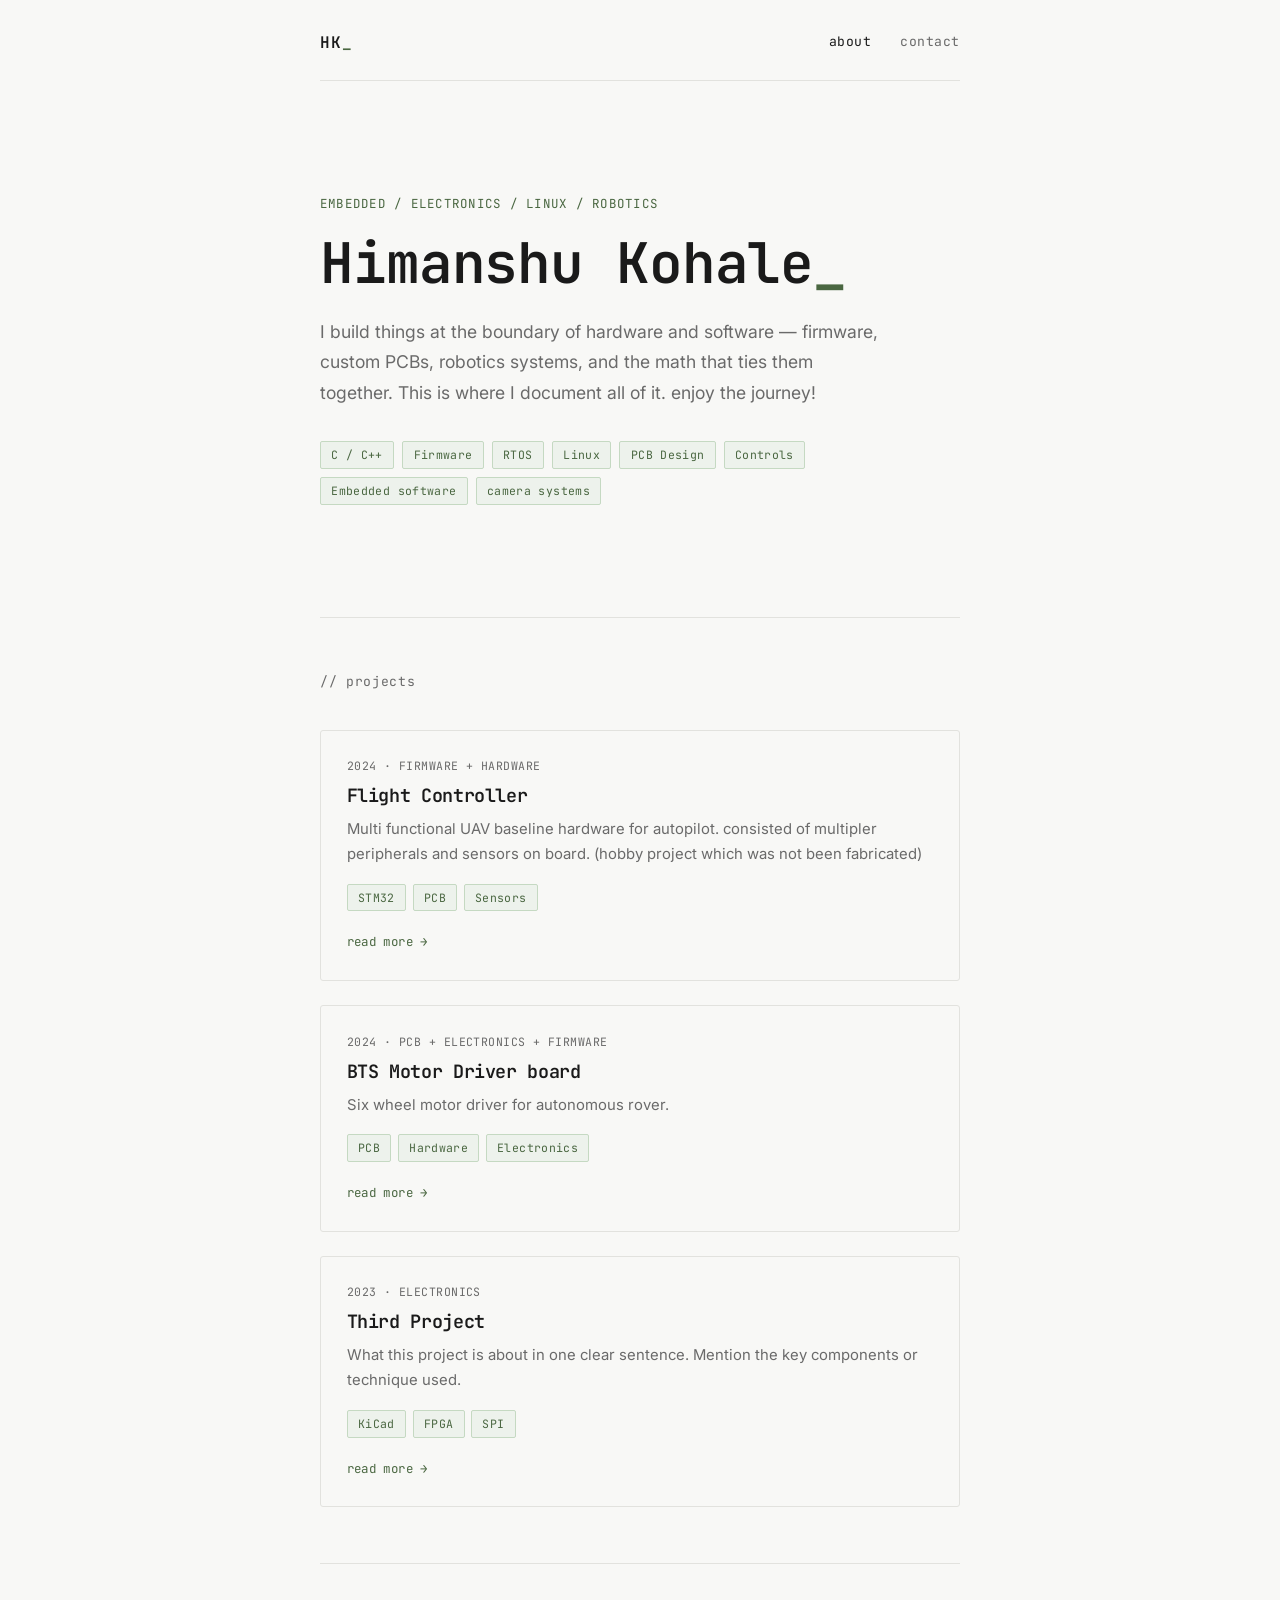
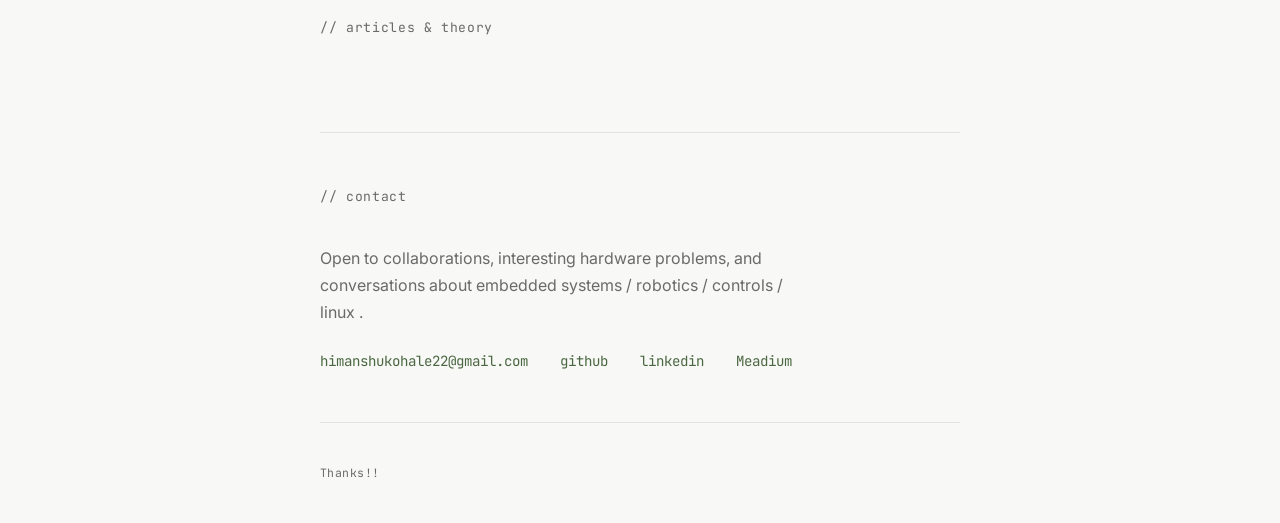
<file: index.html>
<!DOCTYPE html>
<html lang="en">
<head>
  <meta charset="UTF-8" />
  <meta name="viewport" content="width=device-width, initial-scale=1.0" />
  <title>Himanshu kohale — Embedded Engineer</title>
  <link rel="stylesheet" href="assets/css/style.css" />
  <link rel="preconnect" href="https://fonts.googleapis.com" />
  <link href="https://fonts.googleapis.com/css2?family=JetBrains+Mono:wght@300;400;600&family=Inter:wght@300;400;500&display=swap" rel="stylesheet" />
</head>
<body>

  <!-- ░░ NAV ░░ -->
  <nav>
    <span class="nav-name">HK<span class="cursor">_</span></span>
    <div class="nav-links">
      <a href="#about">about</a>
      <!-- <a href="#projects">projects</a>
      <a href="#articles">articles</a> -->
      <a href="#contact">contact</a>
    </div>
  </nav>

  <!-- ░░ HERO ░░ -->
  <header id="about">
    <div class="hero-meta">embedded / electronics / linux / robotics</div>
    <h1>Himanshu Kohale<span class="cursor blink">_</span></h1>
    <p class="hero-sub">
      I build things at the boundary of hardware and software — 
      firmware, custom PCBs, robotics systems, and the math 
      that ties them together. This is where I document all of it.
      enjoy the journey!
    </p>
    <div class="hero-tags">
      <span>C / C++</span>
      <span>Firmware</span>
      <span>RTOS</span>
      <span>Linux </span>
      <span>PCB Design</span>
      <span>Controls</span>
      <span>Embedded software</span>
      <span>camera systems</span>
    </div>
  </header>

  <div class="divider"></div>

  <!-- ░░ PROJECTS ░░ -->
  
  <section id="projects">
    <h2 class="section-label">// projects</h2>

    <div class="card-grid">

      <!-- PROJECT CARD — duplicate & edit these -->
<!-- First project -->
      <article class="card">
        <div class="card-meta">2024 · firmware + Hardware</div>
        <h3><a href="projects/flight-controller.html">Flight Controller</a></h3>
        <p>
          Multi functional UAV baseline hardware for autopilot.
          consisted of multipler peripherals and sensors on board.
          (hobby project which was not been fabricated)  
        </p>
        <div class="card-tags">
          <span>STM32</span><span>PCB</span><span>Sensors</span>
        </div>
        <a href="projects/flight-controller.html" class="read-more">read more →</a>
      </article>
<!-- Second project -->
      <article class="card">
        <div class="card-meta">2024 · PCB + Electronics + Firmware</div>
        <h3><a href="projects/BTS-motor_driver.html">BTS Motor Driver board</a></h3>
        <p>
          Six wheel motor driver for autonomous rover.
        </p>
        <div class="card-tags">
          <span>PCB</span><span>Hardware</span><span>Electronics</span>
        </div>
        <a href="projects/BTS-motor_driver.html" class="read-more">read more →</a>
      </article>
<!-- Third project -->
      <article class="card">
        <div class="card-meta">2023 · electronics</div>
        <h3><a href="#">Third Project</a></h3>
        <p>
          What this project is about in one clear sentence. 
          Mention the key components or technique used.
        </p>
        <div class="card-tags">
          <span>KiCad</span><span>FPGA</span><span>SPI</span>
        </div>
        <a href="#" class="read-more">read more →</a>
      </article>

    </div>
  </section>
 
  <div class="divider"></div>
  
  <!-- ░░ ARTICLES ░░ -->
  
  <section id="articles">
    <h2 class="section-label">// articles & theory</h2>

    <div class="article-list">

      <!-- ARTICLE ROW — duplicate & edit these -->
       <!--
      <div class="article-row">
        <div class="article-date">2024-11</div>
        <div class="article-body">
          <a href="articles/article-template.html" class="article-title">
            Understanding PID Controllers from First Principles
          </a>
          <p class="article-excerpt">
            Deriving the transfer function, tuning methods, 
            and a working implementation on bare-metal ARM.
          </p>
          <div class="card-tags">
            <span>Control Theory</span><span>Math</span><span>C</span>
          </div>
        </div>
      </div>

      <div class="article-row">
        <div class="article-date">2024-09</div>
        <div class="article-body">
          <a href="#" class="article-title">
            Writing a Linux Kernel Module for a Custom UART Device
          </a>
          <p class="article-excerpt">
            Step-by-step walkthrough of character device drivers, 
            file operations, and talking to hardware from userspace.
          </p>
          <div class="card-tags">
            <span>Linux</span><span>Kernel</span><span>UART</span>
          </div>
        </div>
      </div>

      <div class="article-row">
        <div class="article-date">2024-06</div>
        <div class="article-body">
          <a href="#" class="article-title">
            FFT on a Microcontroller: The Math and the Tricks
          </a>
          <p class="article-excerpt">
            Cooley-Tukey algorithm, fixed-point arithmetic, 
            and getting 1 kHz analysis running on a Cortex-M4.
          </p>
          <div class="card-tags">
            <span>DSP</span><span>Math</span><span>ARM</span>
          </div>
        </div>
      </div>

    </div>
  </section>
  -->

  <div class="divider"></div>

  <!-- ░░ CONTACT ░░ -->
  <section id="contact">
    <h2 class="section-label">// contact</h2>
    <p>
      Open to collaborations, interesting hardware problems, and 
      conversations about embedded systems / robotics / controls / linux .
    </p>
    <div class="contact-links">
      <a href="kohalehimanshu22@gmail.com">himanshukohale22@gmail.com</a>
      <a href="https://github.com/Himanshukohale22" target="_blank">github</a>
      <a href="www.linkedin.com/in/himanshukohale-embeddedenginner" target="_blank">linkedin</a>
      <a href="https://medium.com/@kohalehimanshu22">Meadium</a>
    </div>
  </section>

  <footer>
    <span>Thanks!!</span>
  </footer>

  <script src="assets/js/main.js"></script>
</body>
</html>
</file>
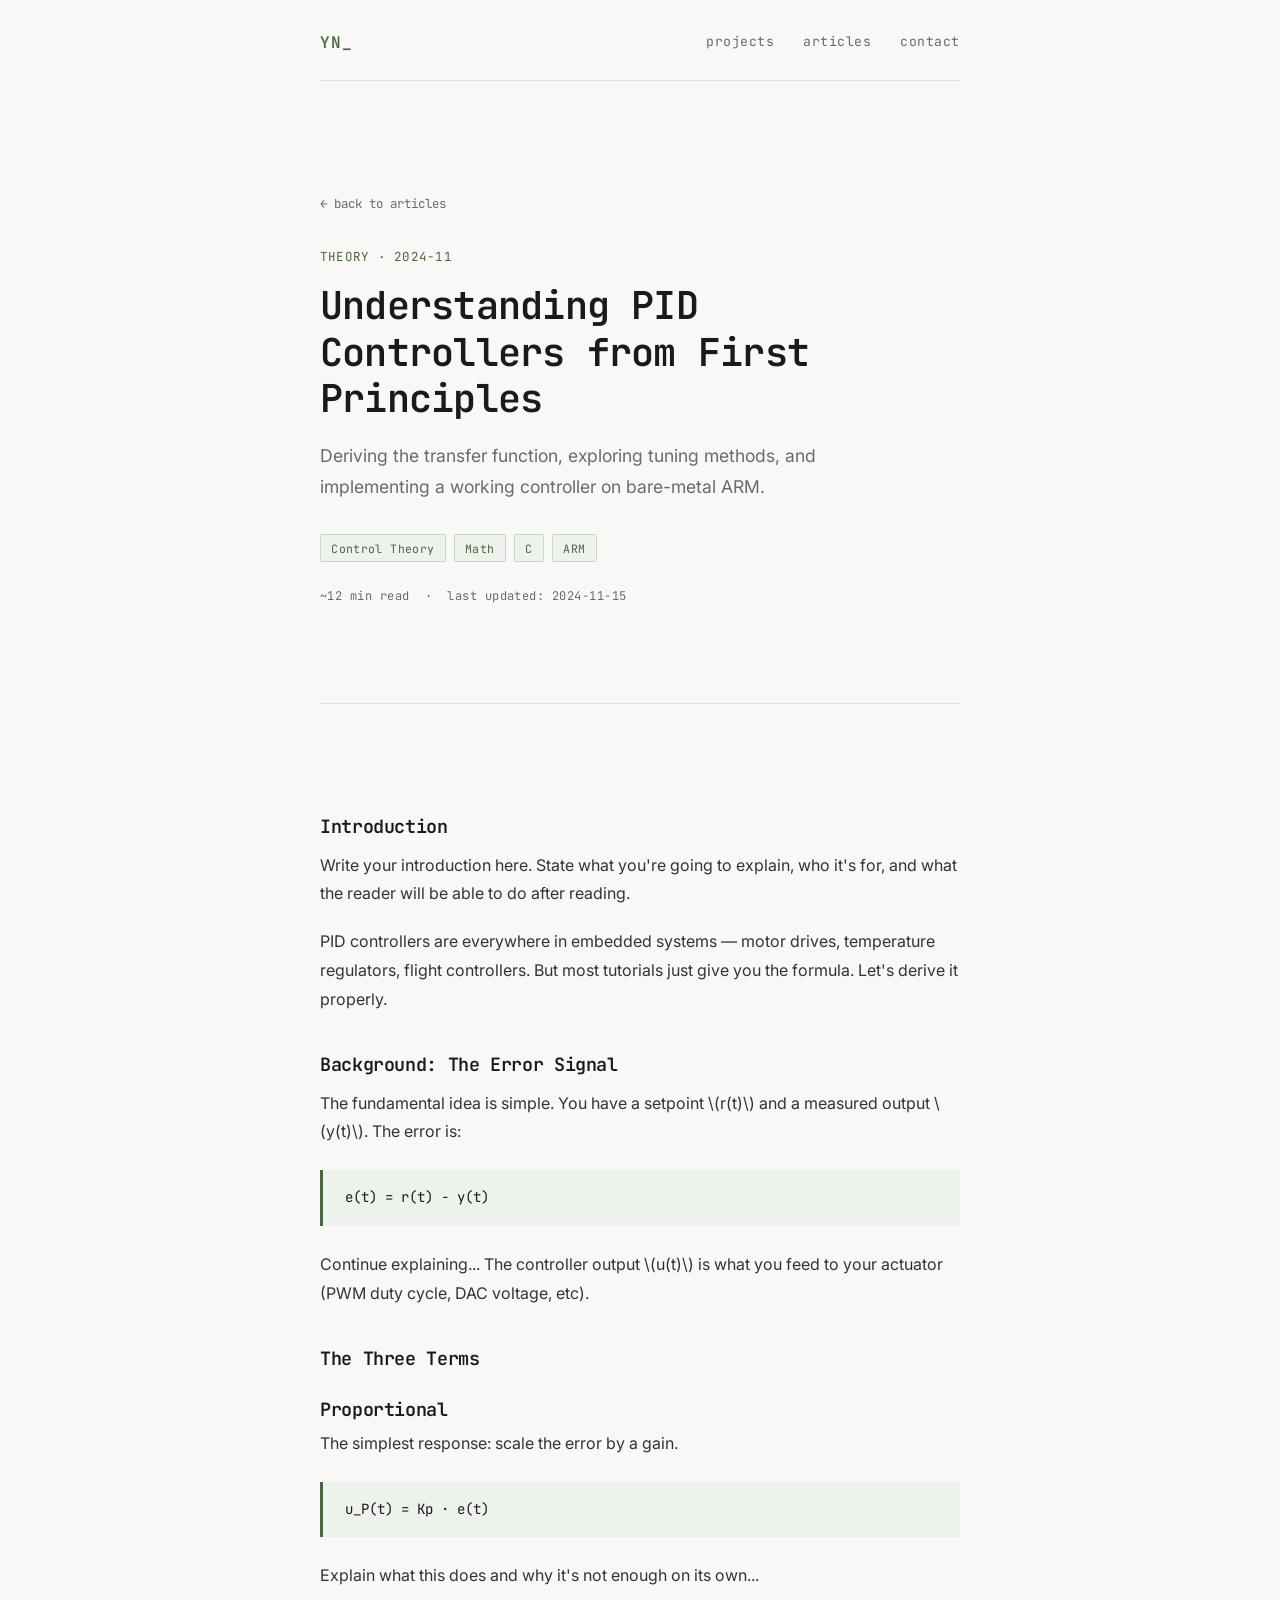
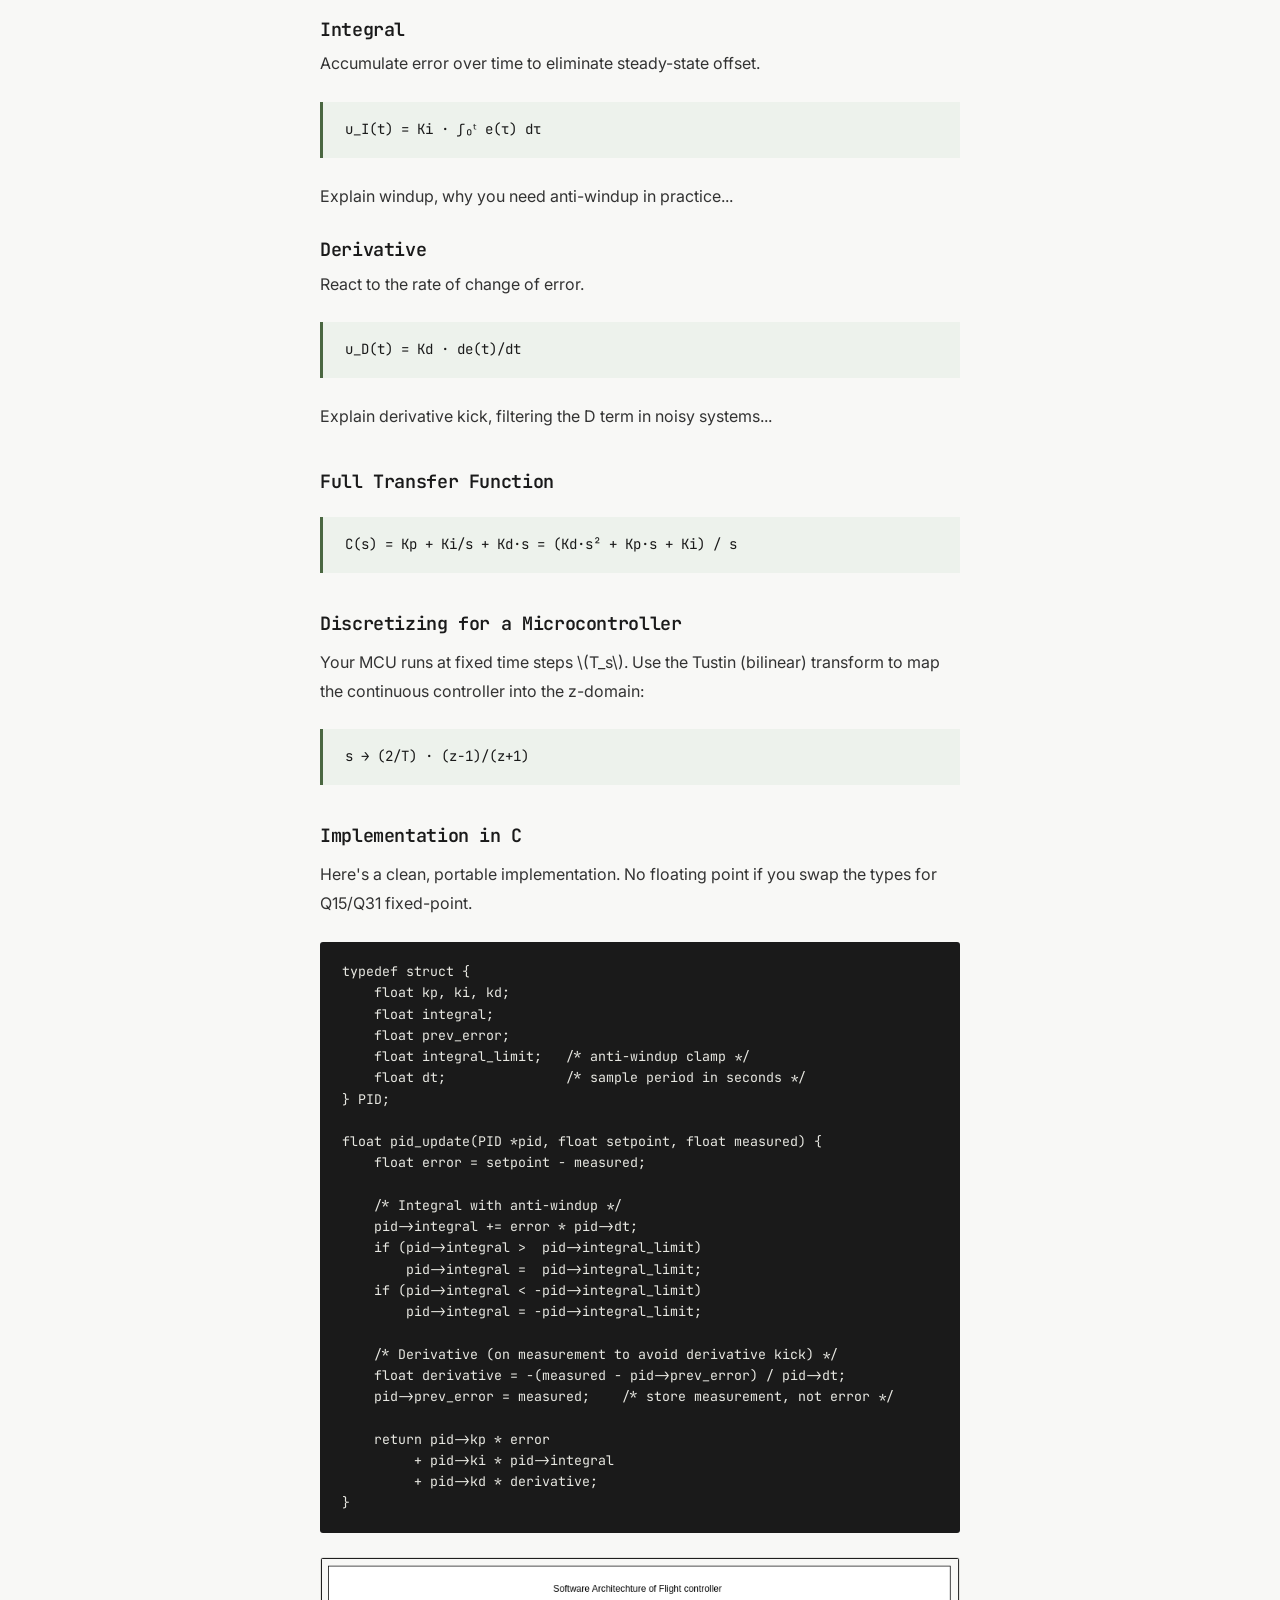
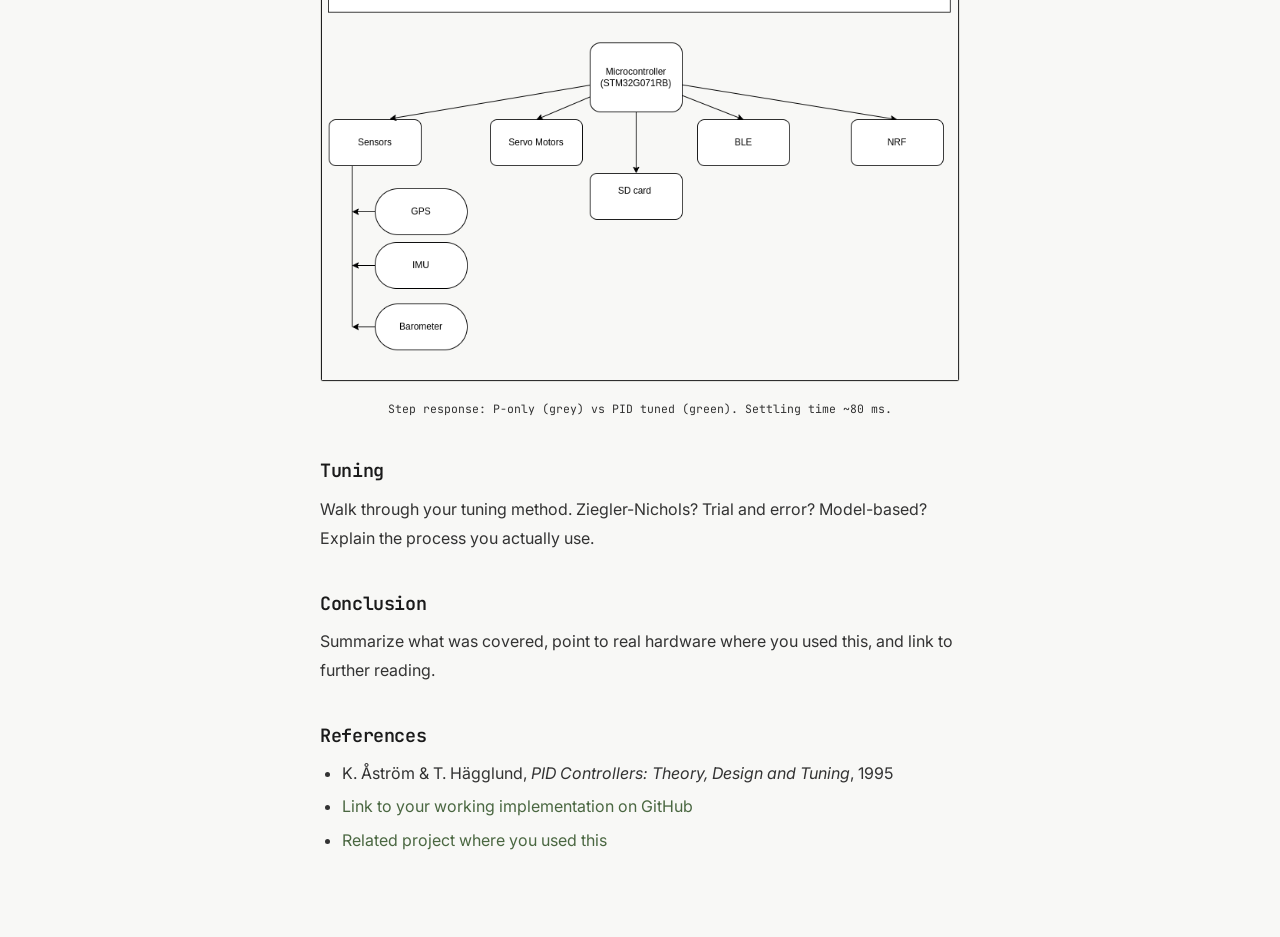
<file: articles/article-template.html>
<!DOCTYPE html>
<html lang="en">
<head>
  <meta charset="UTF-8" />
  <meta name="viewport" content="width=device-width, initial-scale=1.0" />
  <title>Article Title — Your Name</title>
  <link rel="stylesheet" href="../assets/css/style.css" />
  <link rel="preconnect" href="https://fonts.googleapis.com" />
  <link href="https://fonts.googleapis.com/css2?family=JetBrains+Mono:wght@300;400;600&family=Inter:wght@300;400;500&display=swap" rel="stylesheet" />
  <!-- Optional: LaTeX math rendering -->
  <!-- <script src="https://cdn.jsdelivr.net/npm/mathjax@3/es5/tex-mml-chtml.js"></script> -->
</head>
<body>

  <nav>
    <a href="../index.html" class="nav-name">YN<span class="cursor">_</span></a>
    <div class="nav-links">
      <a href="../index.html#projects">projects</a>
      <a href="../index.html#articles">articles</a>
      <a href="../index.html#contact">contact</a>
    </div>
  </nav>

  <div class="page-header">
    <a href="../index.html#articles" class="back">← back to articles</a>

    <div class="hero-meta">theory · 2024-11</div>
    <h1>Understanding PID Controllers from First Principles</h1>
    <p class="hero-sub">
      Deriving the transfer function, exploring tuning methods, 
      and implementing a working controller on bare-metal ARM.
    </p>
    <div class="hero-tags" style="margin-top:1.2rem">
      <span>Control Theory</span><span>Math</span><span>C</span><span>ARM</span>
    </div>
    <div class="page-meta" style="margin-top:1.5rem">
      ~12 min read &nbsp;·&nbsp; last updated: 2024-11-15
    </div>
  </div>

  <div class="divider"></div>

  <article class="prose">

    <h2>Introduction</h2>
    <p>
      Write your introduction here. State what you're going to explain, 
      who it's for, and what the reader will be able to do after reading.
    </p>
    <p>
      PID controllers are everywhere in embedded systems — motor drives, 
      temperature regulators, flight controllers. But most tutorials just 
      give you the formula. Let's derive it properly.
    </p>

    <h2>Background: The Error Signal</h2>
    <p>
      The fundamental idea is simple. You have a setpoint \(r(t)\) and 
      a measured output \(y(t)\). The error is:
    </p>

    <div class="math-block">e(t) = r(t) − y(t)</div>

    <p>
      Continue explaining... The controller output \(u(t)\) is what you 
      feed to your actuator (PWM duty cycle, DAC voltage, etc).
    </p>

    <h2>The Three Terms</h2>

    <h3>Proportional</h3>
    <p>The simplest response: scale the error by a gain.</p>
    <div class="math-block">u_P(t) = Kp · e(t)</div>
    <p>Explain what this does and why it's not enough on its own...</p>

    <h3>Integral</h3>
    <p>Accumulate error over time to eliminate steady-state offset.</p>
    <div class="math-block">u_I(t) = Ki · ∫₀ᵗ e(τ) dτ</div>
    <p>Explain windup, why you need anti-windup in practice...</p>

    <h3>Derivative</h3>
    <p>React to the rate of change of error.</p>
    <div class="math-block">u_D(t) = Kd · de(t)/dt</div>
    <p>Explain derivative kick, filtering the D term in noisy systems...</p>

    <h2>Full Transfer Function</h2>
    <div class="math-block">
C(s) = Kp + Ki/s + Kd·s

       = (Kd·s² + Kp·s + Ki) / s
    </div>

    <h2>Discretizing for a Microcontroller</h2>
    <p>
      Your MCU runs at fixed time steps \(T_s\). 
      Use the Tustin (bilinear) transform to map the continuous 
      controller into the z-domain:
    </p>
    <div class="math-block">s → (2/T) · (z−1)/(z+1)</div>

    <h2>Implementation in C</h2>
    <p>
      Here's a clean, portable implementation. 
      No floating point if you swap the types for Q15/Q31 fixed-point.
    </p>

    <pre><code>typedef struct {
    float kp, ki, kd;
    float integral;
    float prev_error;
    float integral_limit;   /* anti-windup clamp */
    float dt;               /* sample period in seconds */
} PID;

float pid_update(PID *pid, float setpoint, float measured) {
    float error = setpoint - measured;

    /* Integral with anti-windup */
    pid->integral += error * pid->dt;
    if (pid->integral >  pid->integral_limit)
        pid->integral =  pid->integral_limit;
    if (pid->integral < -pid->integral_limit)
        pid->integral = -pid->integral_limit;

    /* Derivative (on measurement to avoid derivative kick) */
    float derivative = -(measured - pid->prev_error) / pid->dt;
    pid->prev_error = measured;    /* store measurement, not error */

    return pid->kp * error
         + pid->ki * pid->integral
         + pid->kd * derivative;
}</code></pre>

    <!-- Image: step response plot -->
    <img src="../images/FC/FlightControllerHA.png" alt="Flight controller hardware overview" />
    <p class="img-caption">Step response: P-only (grey) vs PID tuned (green). Settling time ~80 ms.</p>

    <h2>Tuning</h2>
    <p>
      Walk through your tuning method. Ziegler-Nichols? 
      Trial and error? Model-based? Explain the process you actually use.
    </p>

    <h2>Conclusion</h2>
    <p>
      Summarize what was covered, point to real hardware where you used this,
      and link to further reading.
    </p>

    <h2>References</h2>
    <ul>
      <li>K. Åström & T. Hägglund, <em>PID Controllers: Theory, Design and Tuning</em>, 1995</li>
      <li><a href="#">Link to your working implementation on GitHub</a></li>
      <li><a href="#">Related project where you used this</a></li>
    </ul>

  </article>

</body>
</html>
</file>
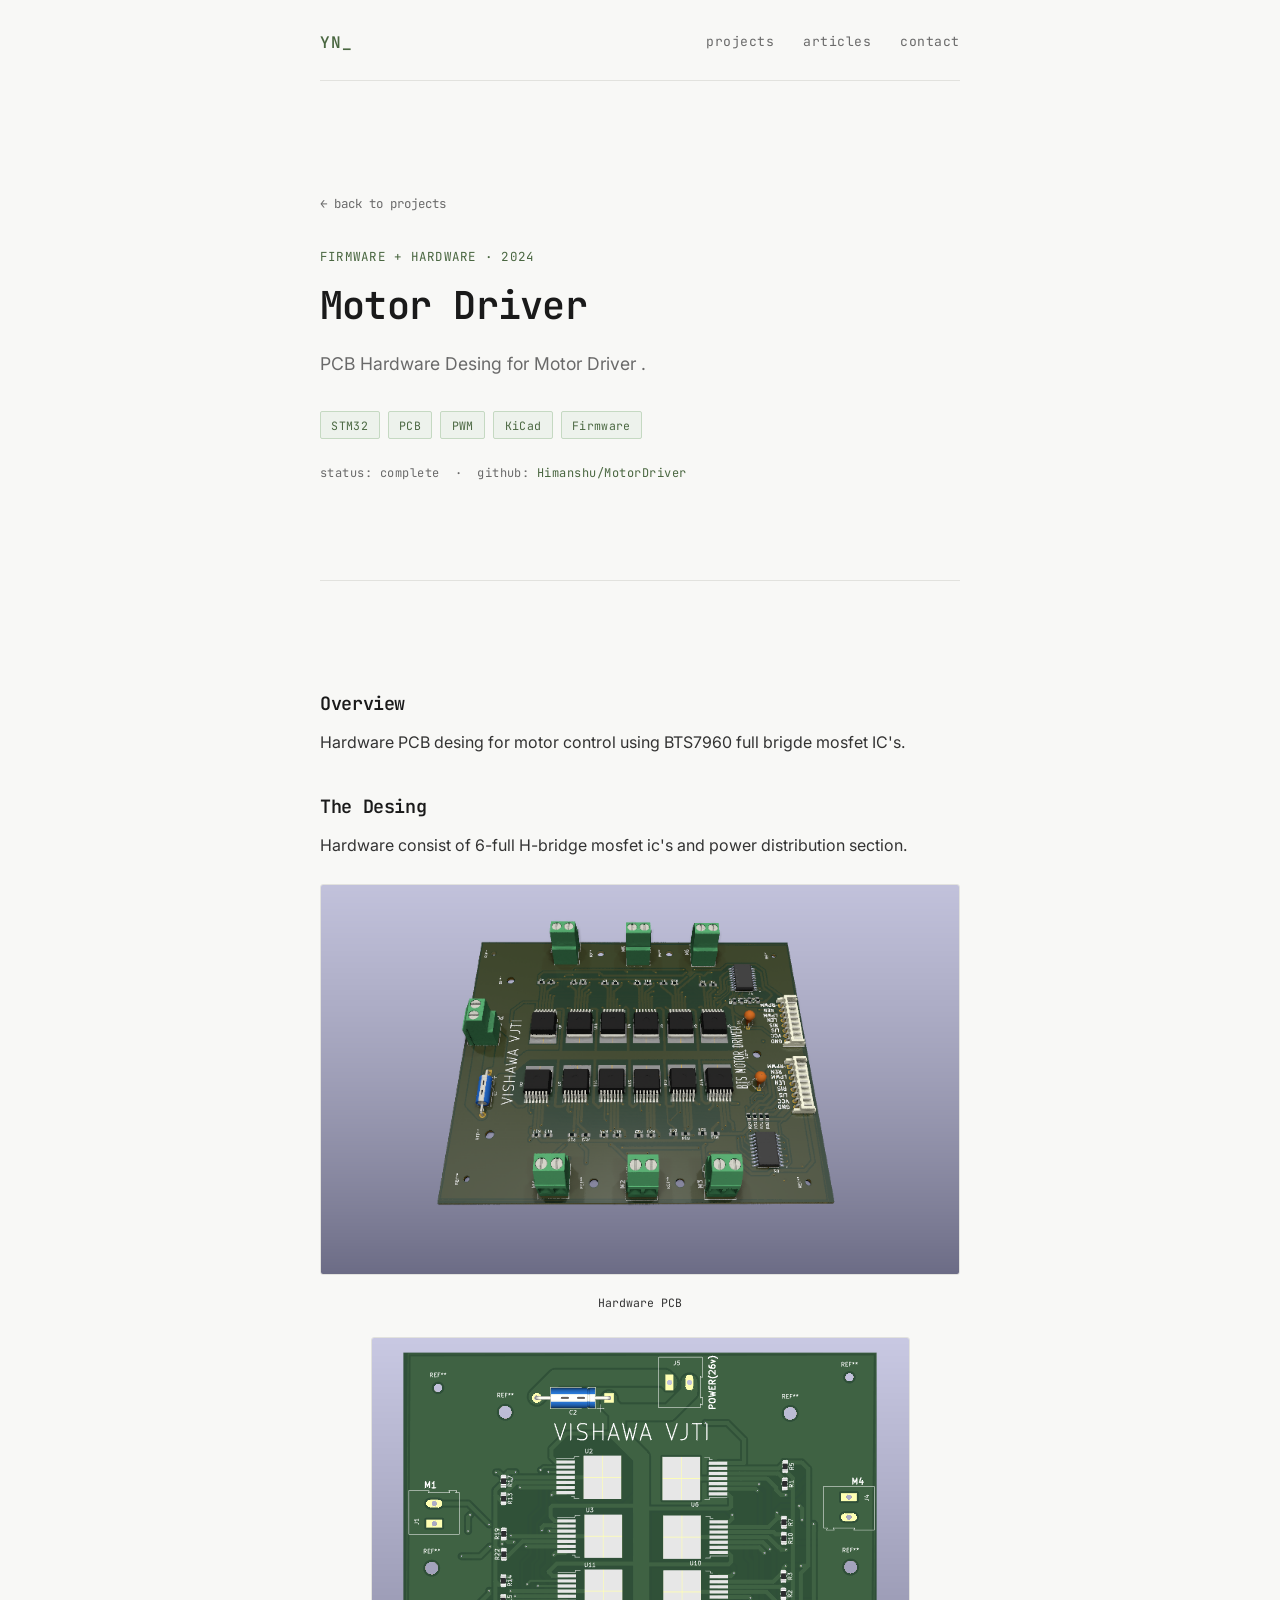
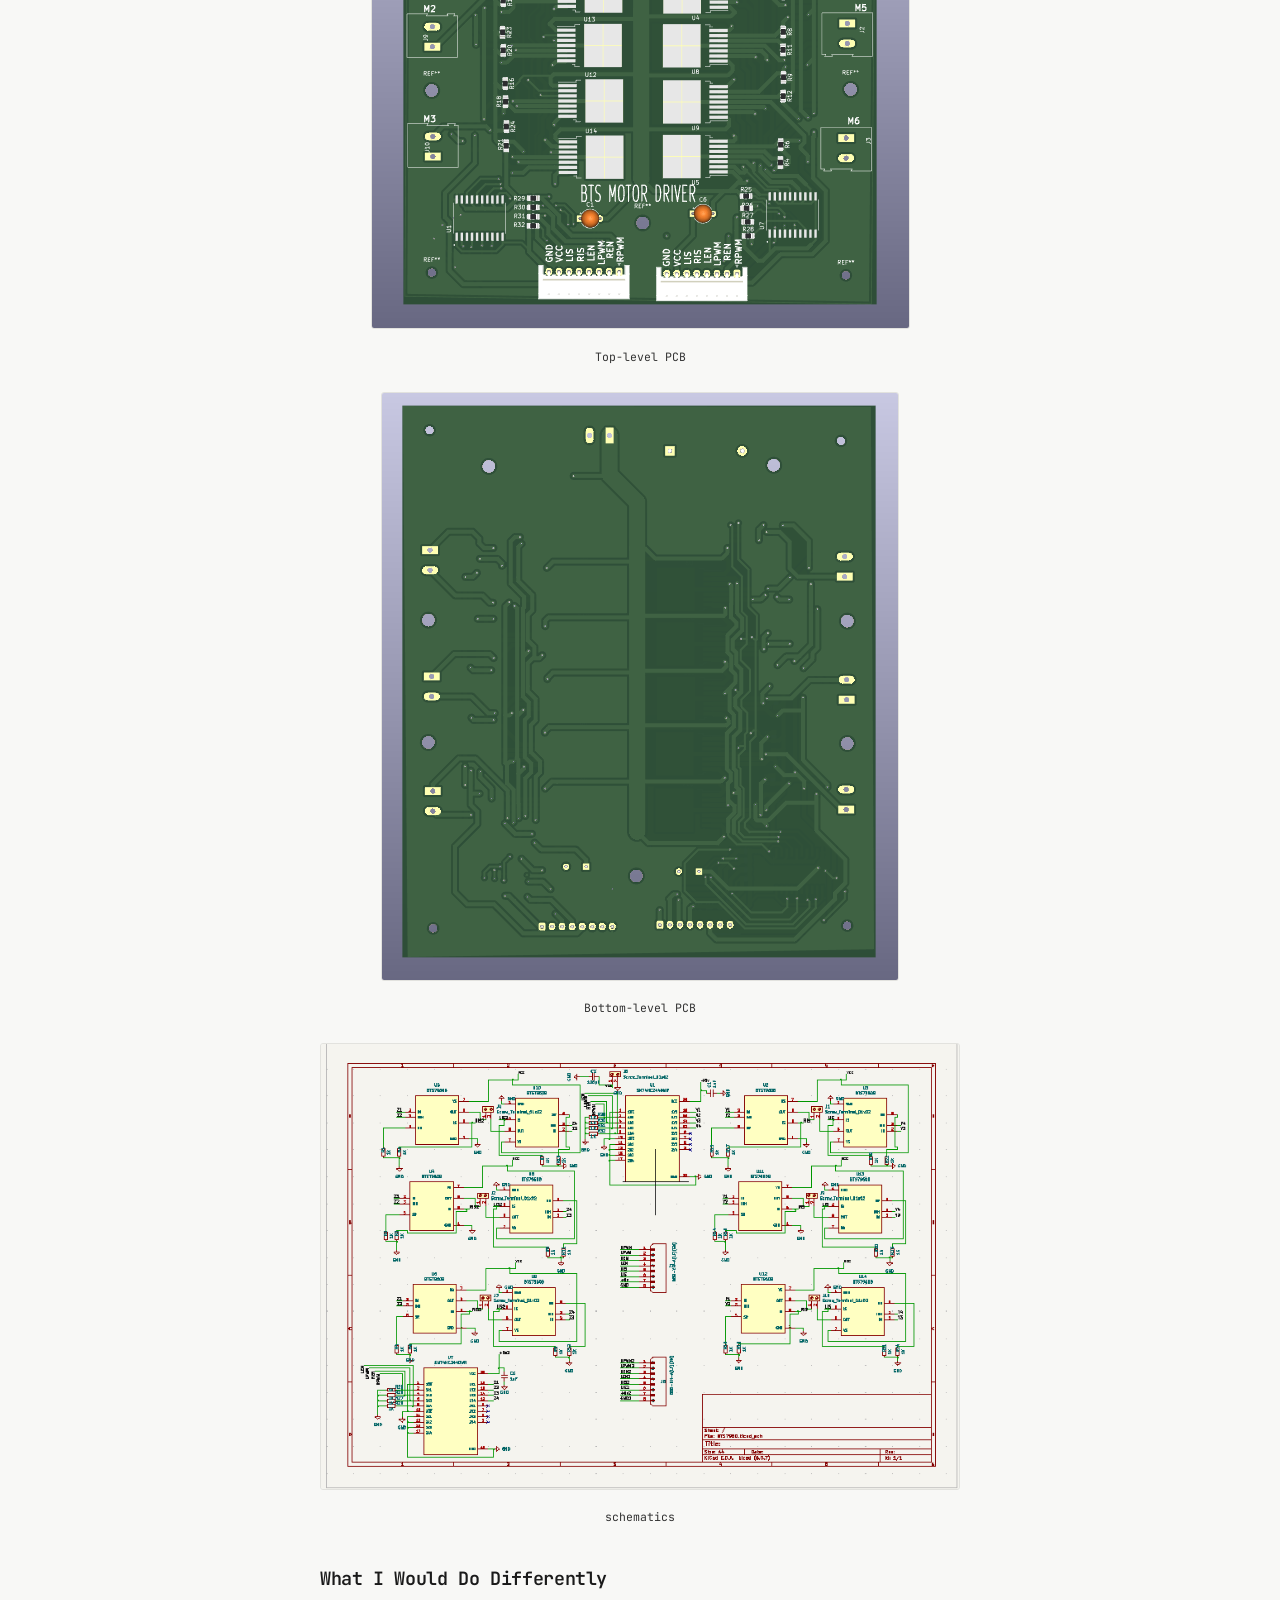
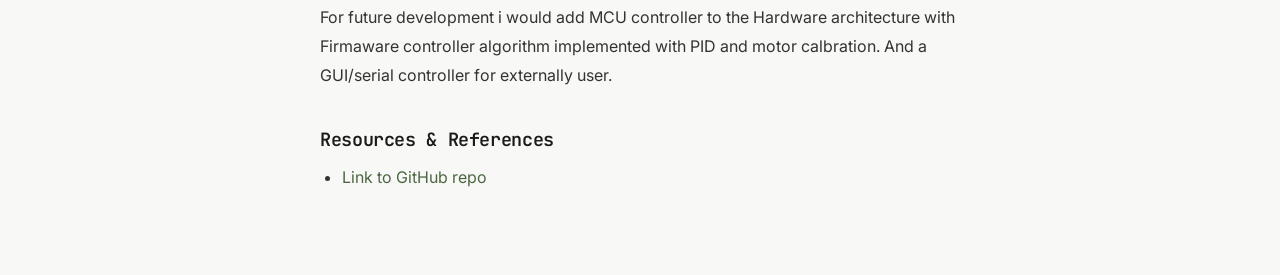
<file: projects/BTS-motor_driver.html>
<!DOCTYPE html>
<html lang="en">
<head>
  <meta charset="UTF-8" />
  <meta name="viewport" content="width=device-width, initial-scale=1.0" />
  <title>Flight Controller — Himanshu Kohale</title>
  <link rel="stylesheet" href="../assets/css/style.css" />
  <link rel="preconnect" href="https://fonts.googleapis.com" />
  <link href="https://fonts.googleapis.com/css2?family=JetBrains+Mono:wght@300;400;600&family=Inter:wght@300;400;500&display=swap" rel="stylesheet" />
</head>
<body>

  <nav>
    <a href="../index.html" class="nav-name">YN<span class="cursor">_</span></a>
    <div class="nav-links">
      <a href="../index.html#projects">projects</a>
      <a href="../index.html#articles">articles</a>
      <a href="../index.html#contact">contact</a>
    </div>
  </nav>

  <!-- PAGE HEADER -->
  <div class="page-header">
    <a href="../index.html#projects" class="back">← back to projects</a>

    <div class="hero-meta">Firmware + Hardware · 2024</div>
    <h1>Motor Driver</h1>
    <p class="hero-sub">
      PCB Hardware Desing for Motor Driver .
    </p>
    <div class="hero-tags" style="margin-top:1.2rem">
      <span>STM32</span>
      <span>PCB</span>
      <span>PWM</span>
      <span>KiCad</span>
      <span>Firmware</span>
    </div>
    <div class="page-meta" style="margin-top:1.5rem">
      status: complete &nbsp;·&nbsp; github: 
      <!-- github link -->
      <a href="https://github.com/Himanshukohale22/BTS-board">Himanshu/MotorDriver</a>
    </div>
  </div>

  <div class="divider"></div>

  <!-- MAIN CONTENT -->
  <article class="prose">

    <h2>Overview</h2>
    <p>
        Hardware PCB desing for motor control using BTS7960 full brigde mosfet IC's.
    </p>

    <!-- IMAGE: place your photo/screenshot here -->
    <!-- <img src="../images/FC/FlightControllerHA.png" alt="Hardware Architecture of FC" />
    <p class="img-caption">Hardware Architecture of the project</p> -->

    <!-- ── VIDEO (YouTube or local) ──
    <div class="video-wrap">
      <iframe src="https://www.youtube.com/embed/YOUR_VIDEO_ID" 
        frameborder="0" allowfullscreen></iframe>
    </div>
    -->

    <h2>The Desing</h2>
    <p>
        Hardware consist of 6-full H-bridge mosfet ic's and power distribution section. 
    </p>

    <img src="../images/Motot_driver/PCB_main.png" alt="Front Side Schematic" />
    <p class="img-caption"> Hardware PCB </p>
    <img src="../images/Motot_driver/top.png" alt="Front Side Schematic" />
    <p class="img-caption">Top-level PCB </p>
    <img src="../images/Motot_driver/Bottom.png" alt="Back Side Schematic" />
    <p class="img-caption">Bottom-level PCB </p>
 
    <img src="../images/Motot_driver/schematics.png" alt="Schematic view 1" />
    <p class="img-caption"> schematics </p>


    <!-- <h2>Firmware Architecture</h2>
    <p>
      Walk through how the software is structured. Task breakdown for RTOS, 
      ISR design, peripheral initialization, state machine if any.
    </p> -->

    <!-- <pre><code>/* Example: CAN receive task */
    void can_rx_task(void *pvParameters) {
    CAN_RxHeaderTypeDef header;
    uint8_t data[8];

    for (;;) {
        if (HAL_CAN_GetRxMessage(&hcan1, CAN_RX_FIFO0,
                                  &header, data) == HAL_OK) {
            process_can_frame(&header, data);
        }
        vTaskDelay(pdMS_TO_TICKS(1));
    }
}</code></pre> -->

    <!-- <h2>The Idea Behind It</h2>
    <p>
      This is where you explain any signal processing, control theory, 
      or protocol math that underpins the project.
    </p> -->

    <!-- <div class="math-block"> -->
      <!-- Write equations in plain text or use LaTeX-style notation -->
      <!-- H(s) = Kp + Ki/s + Kd·s
      
      For discrete implementation (Tustin / bilinear):
      H(z) = Kp + Ki·(T/2)·(z+1)/(z-1) + Kd·(2/T)·(z-1)/(z+1)
    </div> -->

    <!-- <p>
      Explain what the equation means, where each term comes from, 
      and how you implemented it on the target hardware.
    </p> -->

    <!-- If you want proper LaTeX rendering, uncomment and add MathJax:
    <script src="https://cdn.jsdelivr.net/npm/mathjax@3/es5/tex-mml-chtml.js"></script>
    Then write: \( H(s) = K_p + \frac{K_i}{s} + K_d s \)
    -->

    <!-- <h2>Results & Testing</h2>
    <p>
      What did you measure? Oscilloscope captures, data logs, 
      benchmarks, power consumption numbers. Show the evidence.
    </p>
    <img src="../images/FC/FlightControllerHA.png" alt="Oscilloscope capture" />
    <p class="img-caption">CAN bus signal at 500 kbit/s — clean rise/fall times</p> -->

    <h2>What I Would Do Differently</h2>
    <p>
      For future development i would add MCU controller to the Hardware architecture with Firmaware controller algorithm implemented with PID and motor calbration.
      And a GUI/serial controller for externally user. 
    </p>

    <h2>Resources & References</h2>
    <ul>
      <li><a href="https://github.com/Himanshukohale22/BTS-board">Link to GitHub repo</a></li>
      <!-- <li><a href="#">Datasheet or reference manual</a></li> -->
      <!-- <li>Author, <em>Book or Paper Title</em>, Year</li> -->
    </ul>

  </article>

</body>
</html>
</file>
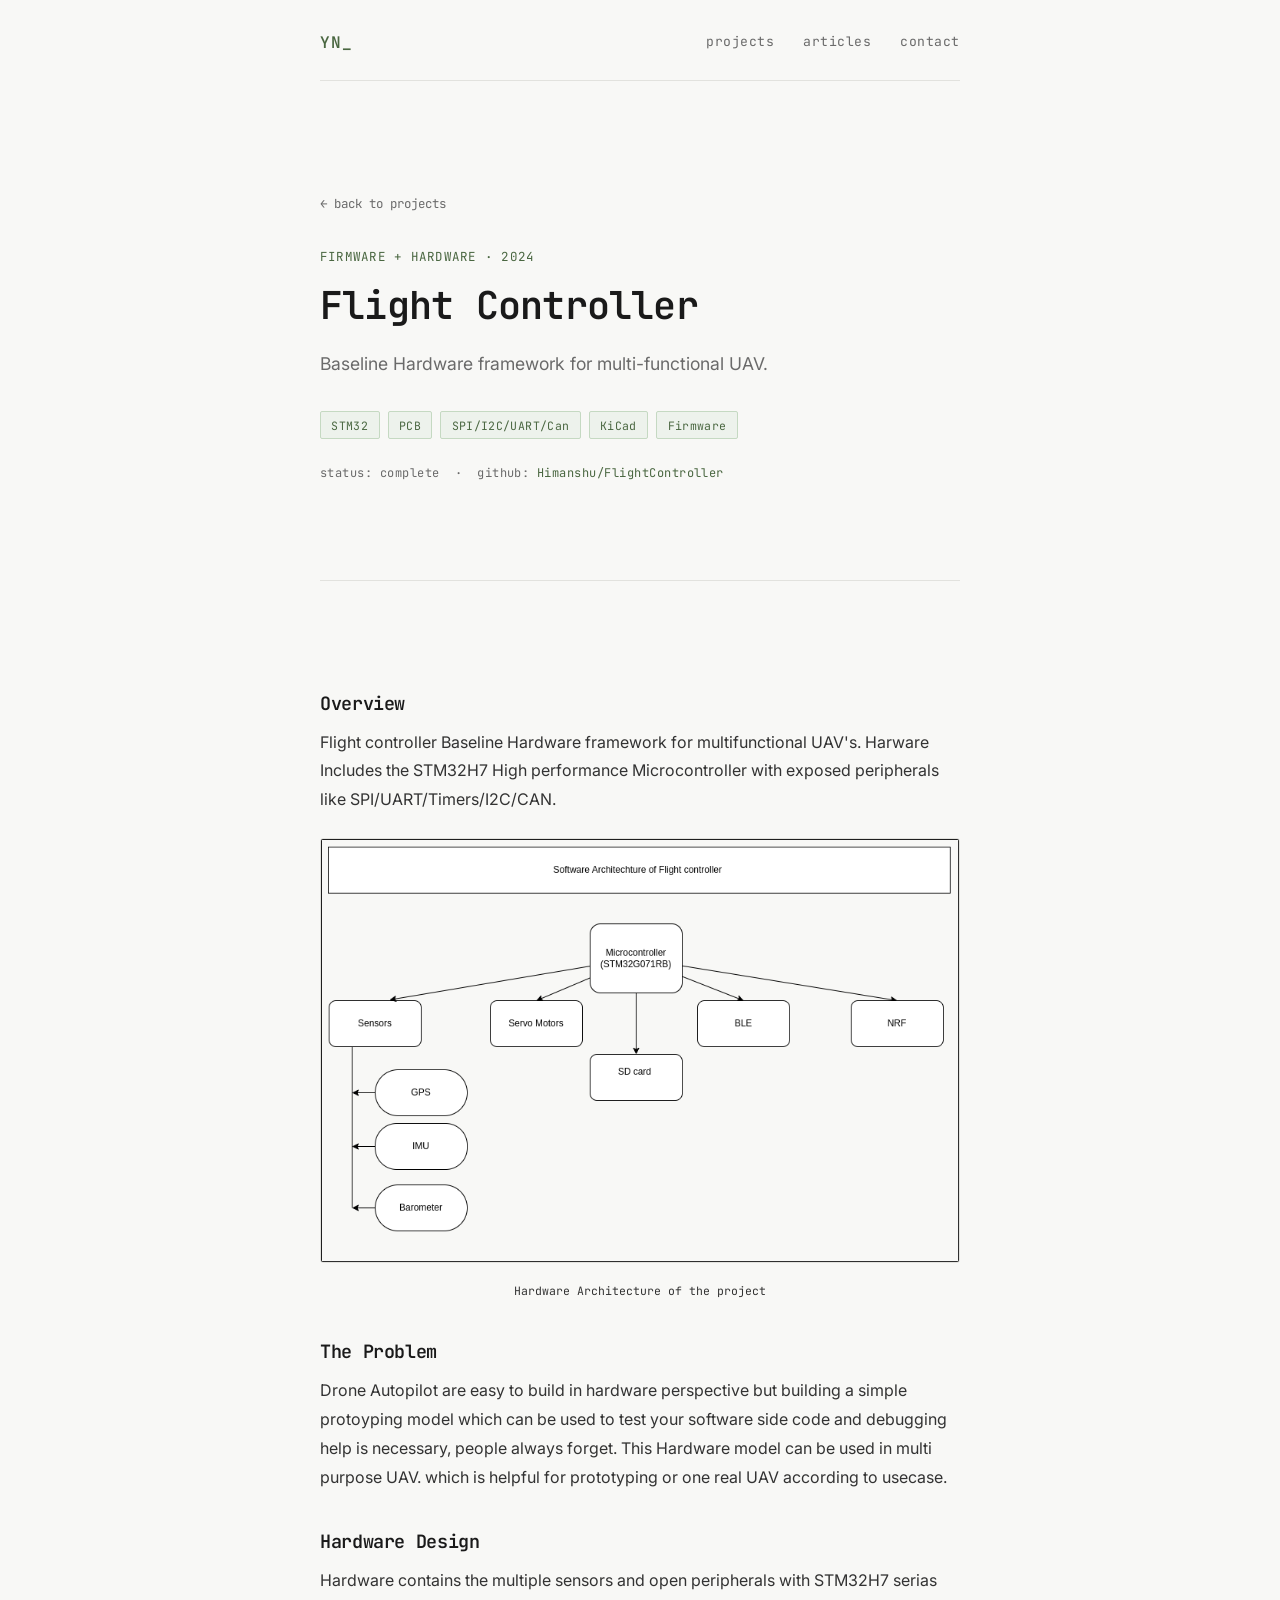
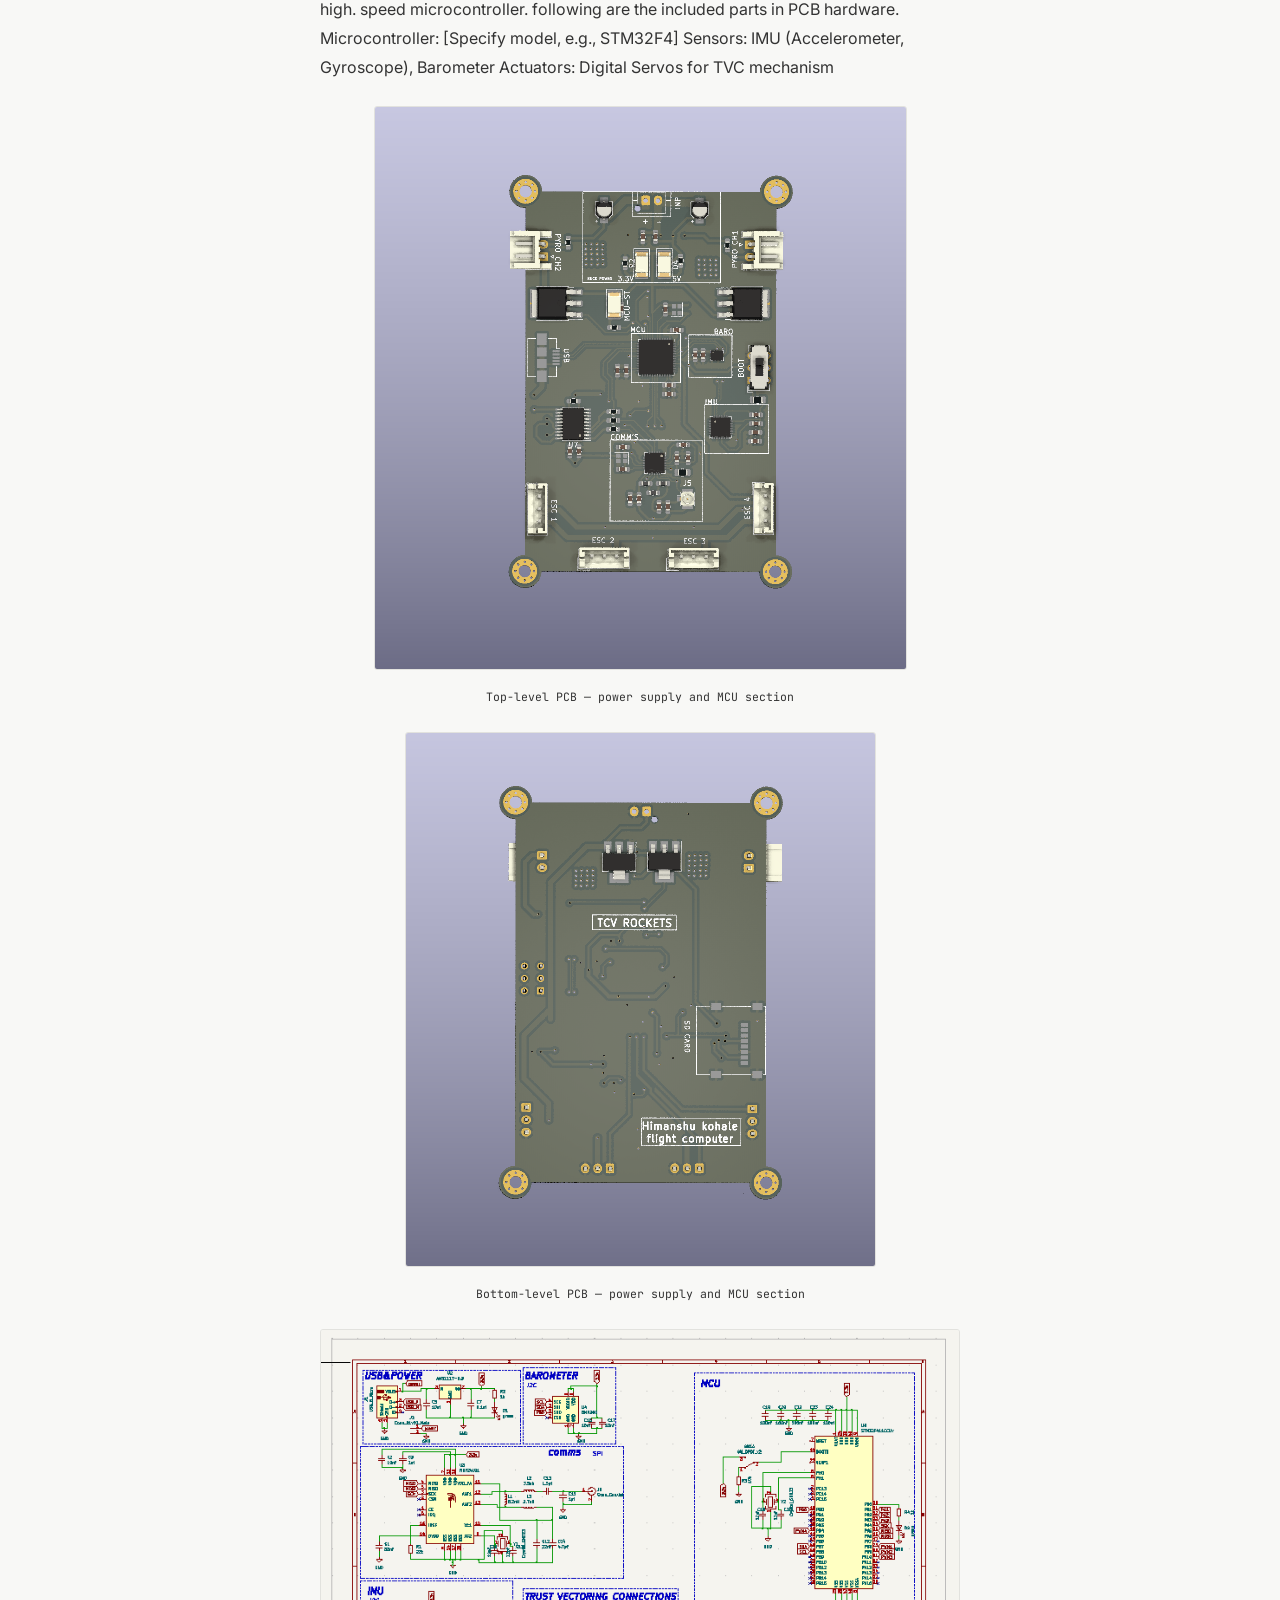
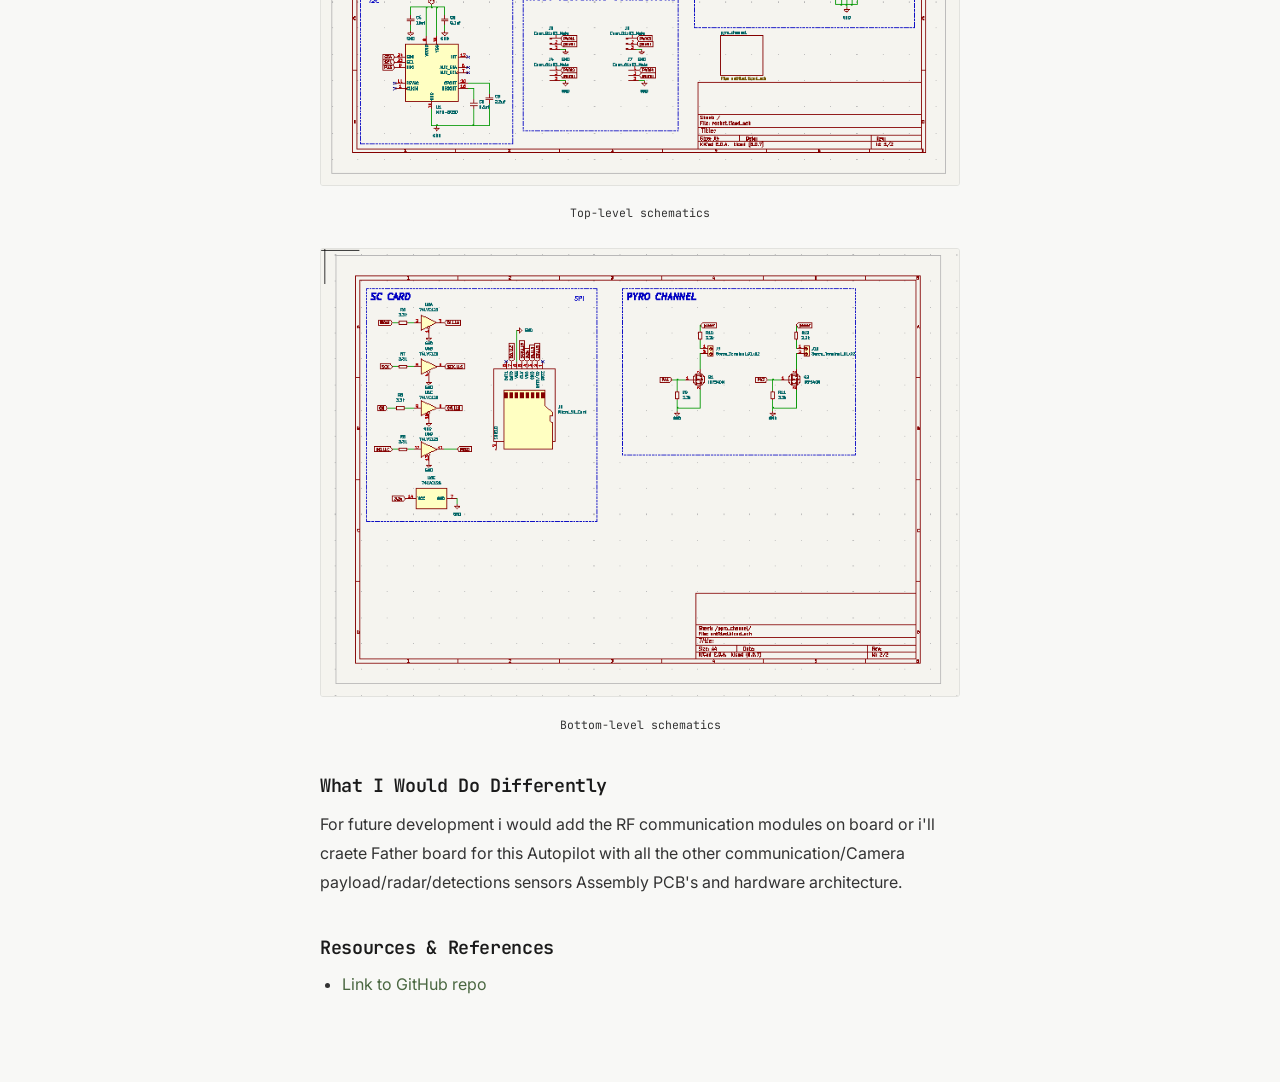
<file: projects/flight-controller.html>
<!DOCTYPE html>
<html lang="en">
<head>
  <meta charset="UTF-8" />
  <meta name="viewport" content="width=device-width, initial-scale=1.0" />
  <title>Flight Controller — Himanshu Kohale</title>
  <link rel="stylesheet" href="../assets/css/style.css" />
  <link rel="preconnect" href="https://fonts.googleapis.com" />
  <link href="https://fonts.googleapis.com/css2?family=JetBrains+Mono:wght@300;400;600&family=Inter:wght@300;400;500&display=swap" rel="stylesheet" />
</head>
<body>

  <nav>
    <a href="../index.html" class="nav-name">YN<span class="cursor">_</span></a>
    <div class="nav-links">
      <a href="../index.html#projects">projects</a>
      <a href="../index.html#articles">articles</a>
      <a href="../index.html#contact">contact</a>
    </div>
  </nav>

  <!-- PAGE HEADER -->
  <div class="page-header">
    <a href="../index.html#projects" class="back">← back to projects</a>

    <div class="hero-meta">firmware + hardware · 2024</div>
    <h1>Flight Controller</h1>
    <p class="hero-sub">
      Baseline Hardware framework for multi-functional UAV.
    </p>
    <div class="hero-tags" style="margin-top:1.2rem">
      <span>STM32</span>
      <span>PCB</span>
      <span>SPI/I2C/UART/Can</span>
      <span>KiCad</span>
      <span>Firmware</span>
    </div>
    <div class="page-meta" style="margin-top:1.5rem">
      status: complete &nbsp;·&nbsp; github: 
      <!-- github link -->
      <a href="https://github.com/Himanshukohale22/TVC_FlightController">Himanshu/FlightController</a>
    </div>
  </div>

  <div class="divider"></div>

  <!-- MAIN CONTENT -->
  <article class="prose">

    <h2>Overview</h2>
    <p>
      Flight controller Baseline Hardware framework for multifunctional UAV's. 
      Harware Includes the STM32H7 High performance Microcontroller with exposed peripherals like SPI/UART/Timers/I2C/CAN.
    </p>

    <!-- IMAGE: place your photo/screenshot here -->
    <img src="../images/FC/FlightControllerHA.png" alt="Hardware Architecture of FC" />
    <p class="img-caption">Hardware Architecture of the project</p>

    <!-- ── VIDEO (YouTube or local) ──
    <div class="video-wrap">
      <iframe src="https://www.youtube.com/embed/YOUR_VIDEO_ID" 
        frameborder="0" allowfullscreen></iframe>
    </div>
    -->

    <h2>The Problem</h2>
    <p>
      Drone Autopilot are easy to build in hardware perspective but building a simple protoyping 
      model which can be used to test your software side code and debugging help is necessary, people always forget.
      This Hardware model can be used in multi purpose UAV. which is helpful for prototyping or one real UAV according to usecase.
    </p>

    <h2>Hardware Design</h2>
    <p>
      Hardware contains the multiple sensors and open peripherals with STM32H7 serias high.
      speed microcontroller. following are the included parts in PCB hardware.
      Microcontroller: [Specify model, e.g., STM32F4]
      Sensors: IMU (Accelerometer, Gyroscope), Barometer
      Actuators: Digital Servos for TVC mechanism
    </p>
    
    <img src="../images/FC/FCFrontSide.png" alt="Front Side Schematic" />
    <p class="img-caption">Top-level PCB — power supply and MCU section</p>
    <img src="../images/FC/FCBackSide.png" alt="Back Side Schematic" />
    <p class="img-caption">Bottom-level PCB — power supply and MCU section</p>
 
    <img src="../images/FC/Schematic_1.png" alt="Schematic view 1" />
    <p class="img-caption">Top-level schematics </p>
    <img src="../images/FC/Schematic_2.png" alt="Schematic view 2" />
    <p class="img-caption">Bottom-level schematics </p>


    <!-- <h2>Firmware Architecture</h2>
    <p>
      Walk through how the software is structured. Task breakdown for RTOS, 
      ISR design, peripheral initialization, state machine if any.
    </p> -->

    <!-- <pre><code>/* Example: CAN receive task */
    void can_rx_task(void *pvParameters) {
    CAN_RxHeaderTypeDef header;
    uint8_t data[8];

    for (;;) {
        if (HAL_CAN_GetRxMessage(&hcan1, CAN_RX_FIFO0,
                                  &header, data) == HAL_OK) {
            process_can_frame(&header, data);
        }
        vTaskDelay(pdMS_TO_TICKS(1));
    }
}</code></pre> -->

    <!-- <h2>The Idea Behind It</h2>
    <p>
      This is where you explain any signal processing, control theory, 
      or protocol math that underpins the project.
    </p> -->

    <!-- <div class="math-block"> -->
      <!-- Write equations in plain text or use LaTeX-style notation -->
      <!-- H(s) = Kp + Ki/s + Kd·s
      
      For discrete implementation (Tustin / bilinear):
      H(z) = Kp + Ki·(T/2)·(z+1)/(z-1) + Kd·(2/T)·(z-1)/(z+1)
    </div> -->

    <!-- <p>
      Explain what the equation means, where each term comes from, 
      and how you implemented it on the target hardware.
    </p> -->

    <!-- If you want proper LaTeX rendering, uncomment and add MathJax:
    <script src="https://cdn.jsdelivr.net/npm/mathjax@3/es5/tex-mml-chtml.js"></script>
    Then write: \( H(s) = K_p + \frac{K_i}{s} + K_d s \)
    -->

    <!-- <h2>Results & Testing</h2>
    <p>
      What did you measure? Oscilloscope captures, data logs, 
      benchmarks, power consumption numbers. Show the evidence.
    </p>
    <img src="../images/FC/FlightControllerHA.png" alt="Oscilloscope capture" />
    <p class="img-caption">CAN bus signal at 500 kbit/s — clean rise/fall times</p> -->

    <h2>What I Would Do Differently</h2>
    <p>
      For future development i would add the RF communication modules on board or i'll craete Father board for this Autopilot 
      with all the other communication/Camera payload/radar/detections sensors Assembly PCB's and hardware architecture. 
    </p>

    <h2>Resources & References</h2>
    <ul>
      <li><a href="https://github.com/Himanshukohale22/TVC_FlightController">Link to GitHub repo</a></li>
      <!-- <li><a href="#">Datasheet or reference manual</a></li> -->
      <!-- <li>Author, <em>Book or Paper Title</em>, Year</li> -->
    </ul>

  </article>

</body>
</html>
</file>
<file: assets/css/style.css>
/* ============================================================
   PORTFOLIO — style.css
   Minimal monochrome with a single muted-green accent.
   Edit variables at the top to retheme everything.
   ============================================================ */

:root {
  --bg:        #F8F8F6;
  --text:      #1A1A1A;
  --muted:     #6A6A6A;
  --faint:     #E2E2DE;
  --accent:    #4A6741;        /* muted terminal green */
  --accent-lt: #EDF2EC;
  --font-mono: 'JetBrains Mono', 'Courier New', monospace;
  --font-body: 'Inter', system-ui, sans-serif;
  --max-w:     720px;
  --pad:       clamp(1.25rem, 5vw, 2.5rem);
}

/* ── RESET ── */
*, *::before, *::after { box-sizing: border-box; margin: 0; padding: 0; }
html { scroll-behavior: smooth; }

body {
  background: var(--bg);
  color: var(--text);
  font-family: var(--font-body);
  font-size: 1rem;
  line-height: 1.7;
  max-width: var(--max-w);
  margin: 0 auto;
  padding: 0 var(--pad);
}

/* ── TYPOGRAPHY ── */
h1, h2, h3, h4 {
  font-family: var(--font-mono);
  font-weight: 600;
  line-height: 1.2;
  letter-spacing: -0.02em;
}
h1 { font-size: clamp(2.2rem, 6vw, 3.5rem); margin-bottom: 1.2rem; }
h2 { font-size: 1.1rem; margin-bottom: 2rem; }
h3 { font-size: 1.15rem; margin-bottom: 0.5rem; }
p  { margin-bottom: 1rem; }

a {
  color: var(--accent);
  text-decoration: none;
}
a:hover { text-decoration: underline; }

code, pre {
  font-family: var(--font-mono);
  font-size: 0.88rem;
}

/* ── CURSOR ── */
.cursor { color: var(--accent); }
.cursor.blink { animation: blink 1.1s step-end infinite; }
@keyframes blink { 0%,100%{opacity:1} 50%{opacity:0} }

/* ── NAV ── */
nav {
  display: flex;
  justify-content: space-between;
  align-items: center;
  padding: 1.8rem 0 1.5rem;
  border-bottom: 1px solid var(--faint);
  margin-bottom: 4rem;
}
.nav-name {
  font-family: var(--font-mono);
  font-weight: 600;
  font-size: 1rem;
  letter-spacing: 0.05em;
}
.nav-links { display: flex; gap: 1.8rem; }
.nav-links a {
  font-family: var(--font-mono);
  font-size: 0.82rem;
  color: var(--muted);
  letter-spacing: 0.04em;
}
.nav-links a:hover { color: var(--text); text-decoration: none; }

/* ── HERO ── */
header {
  padding: 3rem 0 3.5rem;
}
.hero-meta {
  font-family: var(--font-mono);
  font-size: 0.78rem;
  color: var(--accent);
  letter-spacing: 0.1em;
  text-transform: uppercase;
  margin-bottom: 1rem;
}
.hero-sub {
  font-size: 1.1rem;
  color: var(--muted);
  max-width: 560px;
  line-height: 1.75;
  margin-bottom: 2rem;
}
.hero-tags {
  display: flex;
  flex-wrap: wrap;
  gap: 0.5rem;
}

/* ── TAGS ── */
.hero-tags span,
.card-tags span {
  font-family: var(--font-mono);
  font-size: 0.72rem;
  color: var(--accent);
  background: var(--accent-lt);
  border: 1px solid #c5d9c2;
  padding: 0.2rem 0.65rem;
  border-radius: 2px;
  letter-spacing: 0.03em;
}

/* ── DIVIDER ── */
.divider {
  height: 1px;
  background: var(--faint);
  margin: 3.5rem 0;
}

/* ── SECTION LABEL ── */
.section-label {
  font-family: var(--font-mono);
  font-size: 0.82rem;
  color: var(--muted);
  letter-spacing: 0.05em;
  margin-bottom: 2.5rem;
  font-weight: 400;
}

/* ── PROJECT CARDS ── */
.card-grid {
  display: grid;
  gap: 1.5rem;
}
.card {
  border: 1px solid var(--faint);
  padding: 1.6rem;
  border-radius: 3px;
  transition: border-color 0.2s;
}
.card:hover { border-color: #c0c0bb; }
.card-meta {
  font-family: var(--font-mono);
  font-size: 0.72rem;
  color: var(--muted);
  letter-spacing: 0.04em;
  margin-bottom: 0.6rem;
  text-transform: uppercase;
}
.card h3 a { color: var(--text); }
.card h3 a:hover { color: var(--accent); text-decoration: none; }
.card p { font-size: 0.93rem; color: var(--muted); margin: 0.6rem 0 1rem; }
.card-tags { margin-bottom: 1rem; display: flex; flex-wrap: wrap; gap: 0.4rem; }
.read-more {
  font-family: var(--font-mono);
  font-size: 0.78rem;
  color: var(--accent);
  letter-spacing: 0.03em;
}

/* ── ARTICLE LIST ── */
.article-list { display: flex; flex-direction: column; gap: 0; }

.article-row {
  display: grid;
  grid-template-columns: 80px 1fr;
  gap: 1.5rem;
  padding: 1.6rem 0;
  border-bottom: 1px solid var(--faint);
}
.article-row:first-child { border-top: 1px solid var(--faint); }
.article-date {
  font-family: var(--font-mono);
  font-size: 0.72rem;
  color: var(--muted);
  padding-top: 0.25rem;
  letter-spacing: 0.02em;
}
.article-title {
  font-family: var(--font-mono);
  font-size: 0.97rem;
  font-weight: 600;
  color: var(--text);
  line-height: 1.4;
  display: block;
  margin-bottom: 0.5rem;
}
.article-title:hover { color: var(--accent); text-decoration: none; }
.article-excerpt { font-size: 0.88rem; color: var(--muted); margin-bottom: 0.7rem; }

/* ── CONTACT ── */
#contact p { color: var(--muted); max-width: 480px; }
.contact-links {
  display: flex;
  gap: 2rem;
  margin-top: 1.5rem;
  font-family: var(--font-mono);
  font-size: 0.88rem;
}

/* ── FOOTER ── */
footer {
  padding: 2.5rem 0;
  font-family: var(--font-mono);
  font-size: 0.72rem;
  color: var(--muted);
  letter-spacing: 0.04em;
  border-top: 1px solid var(--faint);
  margin-top: 3rem;
}

/* ── ARTICLE / PROJECT PAGE STYLES ── */
.page-header { padding: 3rem 0 2rem; }
.page-header .back {
  font-family: var(--font-mono);
  font-size: 0.78rem;
  color: var(--muted);
  display: block;
  margin-bottom: 2rem;
}
.page-header .back:hover { color: var(--text); }
.page-header h1 { font-size: clamp(1.6rem, 4vw, 2.4rem); }
.page-meta {
  font-family: var(--font-mono);
  font-size: 0.75rem;
  color: var(--muted);
  margin: 1rem 0 0.5rem;
  letter-spacing: 0.04em;
}

/* ── PROSE (for article/project pages) ── */
.prose { padding: 1rem 0 4rem; }
.prose h2 {
  font-size: 1.15rem;
  margin: 2.5rem 0 0.8rem;
  font-weight: 600;
}
.prose h3 { margin: 1.8rem 0 0.5rem; }
.prose p { color: #333; line-height: 1.8; margin-bottom: 1.2rem; }
.prose ul, .prose ol {
  padding-left: 1.4rem;
  margin-bottom: 1.2rem;
  color: #333;
}
.prose li { margin-bottom: 0.4rem; }

/* Code block */
.prose pre {
  background: #1A1A1A;
  color: #E8E8E2;
  padding: 1.2rem 1.4rem;
  border-radius: 3px;
  overflow-x: auto;
  margin: 1.5rem 0;
  font-size: 0.83rem;
  line-height: 1.6;
}
.prose code {
  background: var(--faint);
  padding: 0.15em 0.4em;
  border-radius: 2px;
  font-size: 0.85em;
}
.prose pre code { background: none; padding: 0; font-size: inherit; }

/* Math block */
.math-block {
  background: var(--accent-lt);
  border-left: 3px solid var(--accent);
  padding: 1rem 1.4rem;
  margin: 1.5rem 0;
  font-family: var(--font-mono);
  font-size: 0.88rem;
  overflow-x: auto;
}

/* Image in prose */
.prose img {
  max-width: 100%;
  height: auto;
  border: 1px solid var(--faint);
  border-radius: 3px;
  margin: 1.5rem auto;
  display: block;
}
.img-caption {
  font-family: var(--font-mono);
  font-size: 0.72rem;
  color: var(--muted);
  text-align: center;
  margin: -0.4rem auto 1.6rem;
  max-width: 80%;
  line-height: 1.5;
}

/* Video embed */
.video-wrap {
  position: relative;
  padding-bottom: 56.25%;
  height: 0;
  overflow: hidden;
  margin: 1.5rem 0;
  border: 1px solid var(--faint);
  border-radius: 3px;
}
.video-wrap iframe {
  position: absolute; top: 0; left: 0;
  width: 100%; height: 100%;
}

/* ── RESPONSIVE ── */
@media (max-width: 520px) {
  .article-row { grid-template-columns: 1fr; gap: 0.3rem; }
  .article-date { padding-top: 0; }
  .nav-links { gap: 1rem; }
  .contact-links { flex-direction: column; gap: 0.8rem; }
}
</file>
